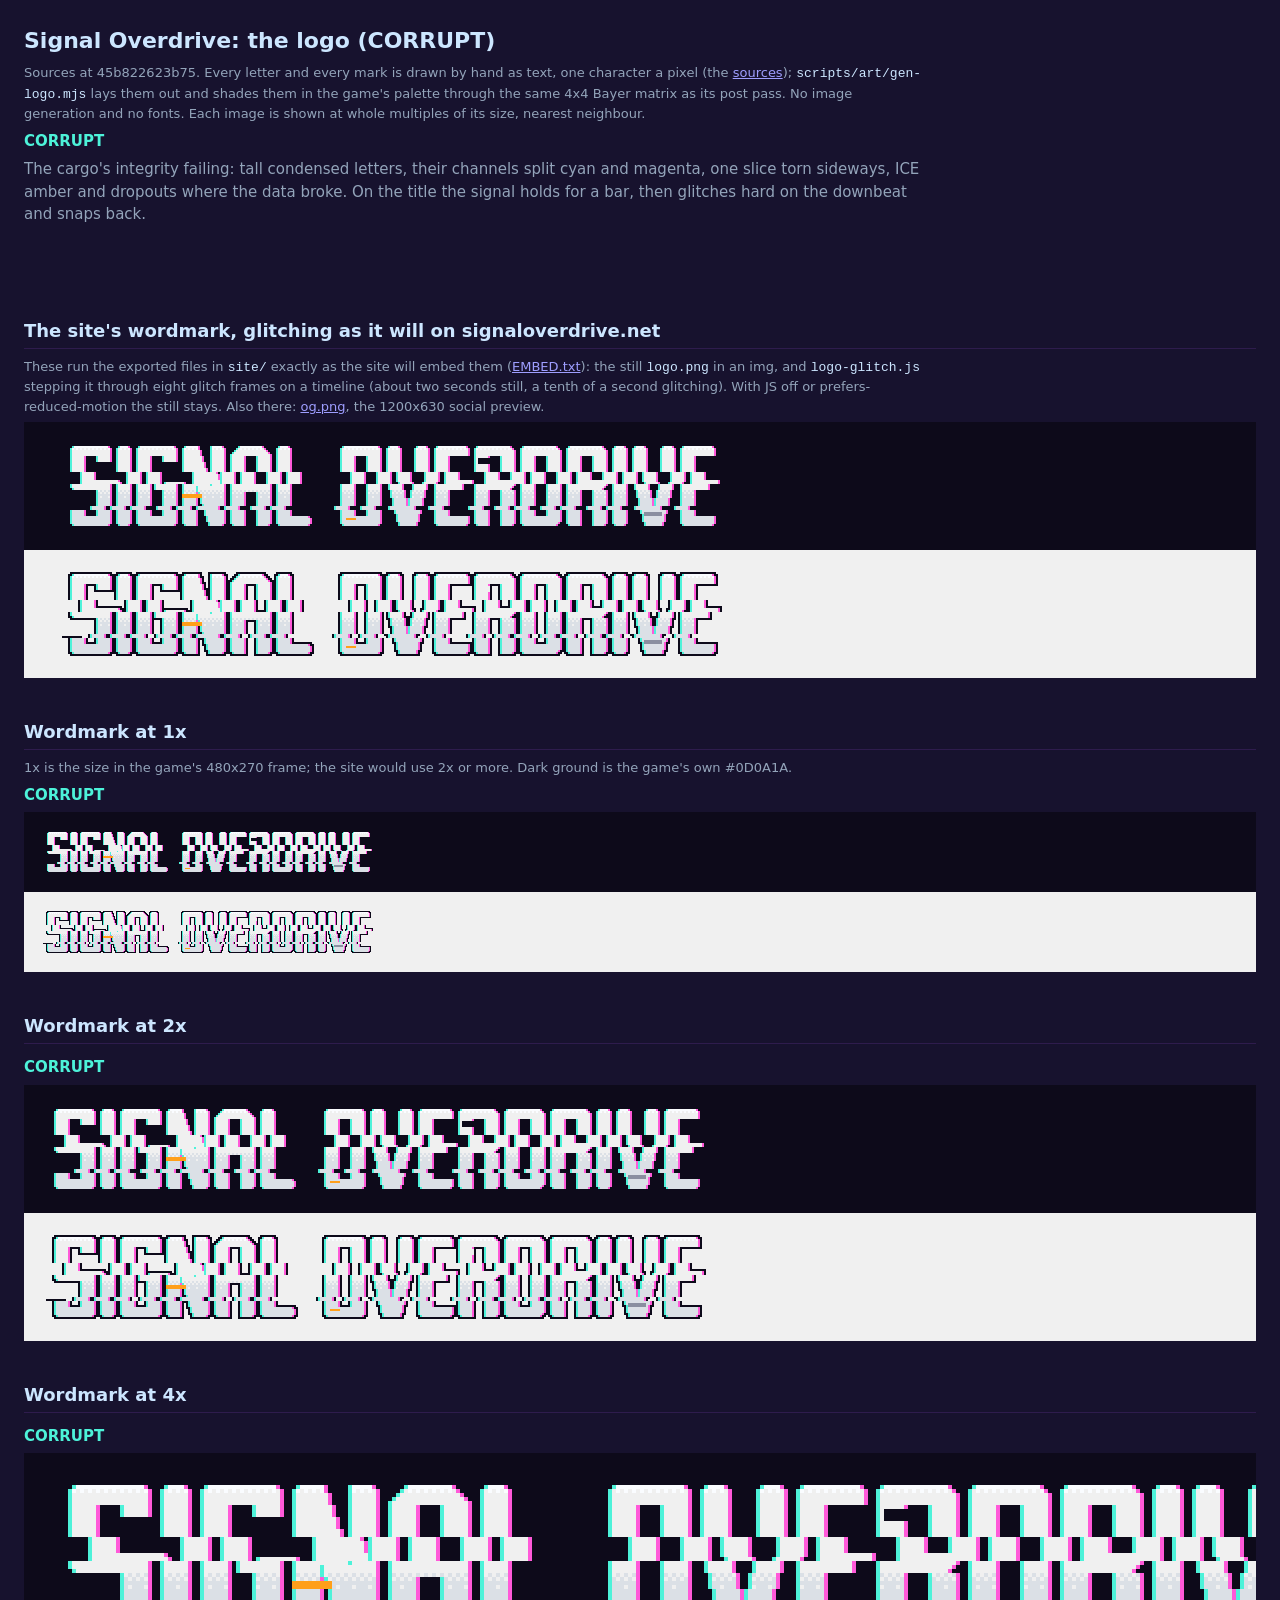
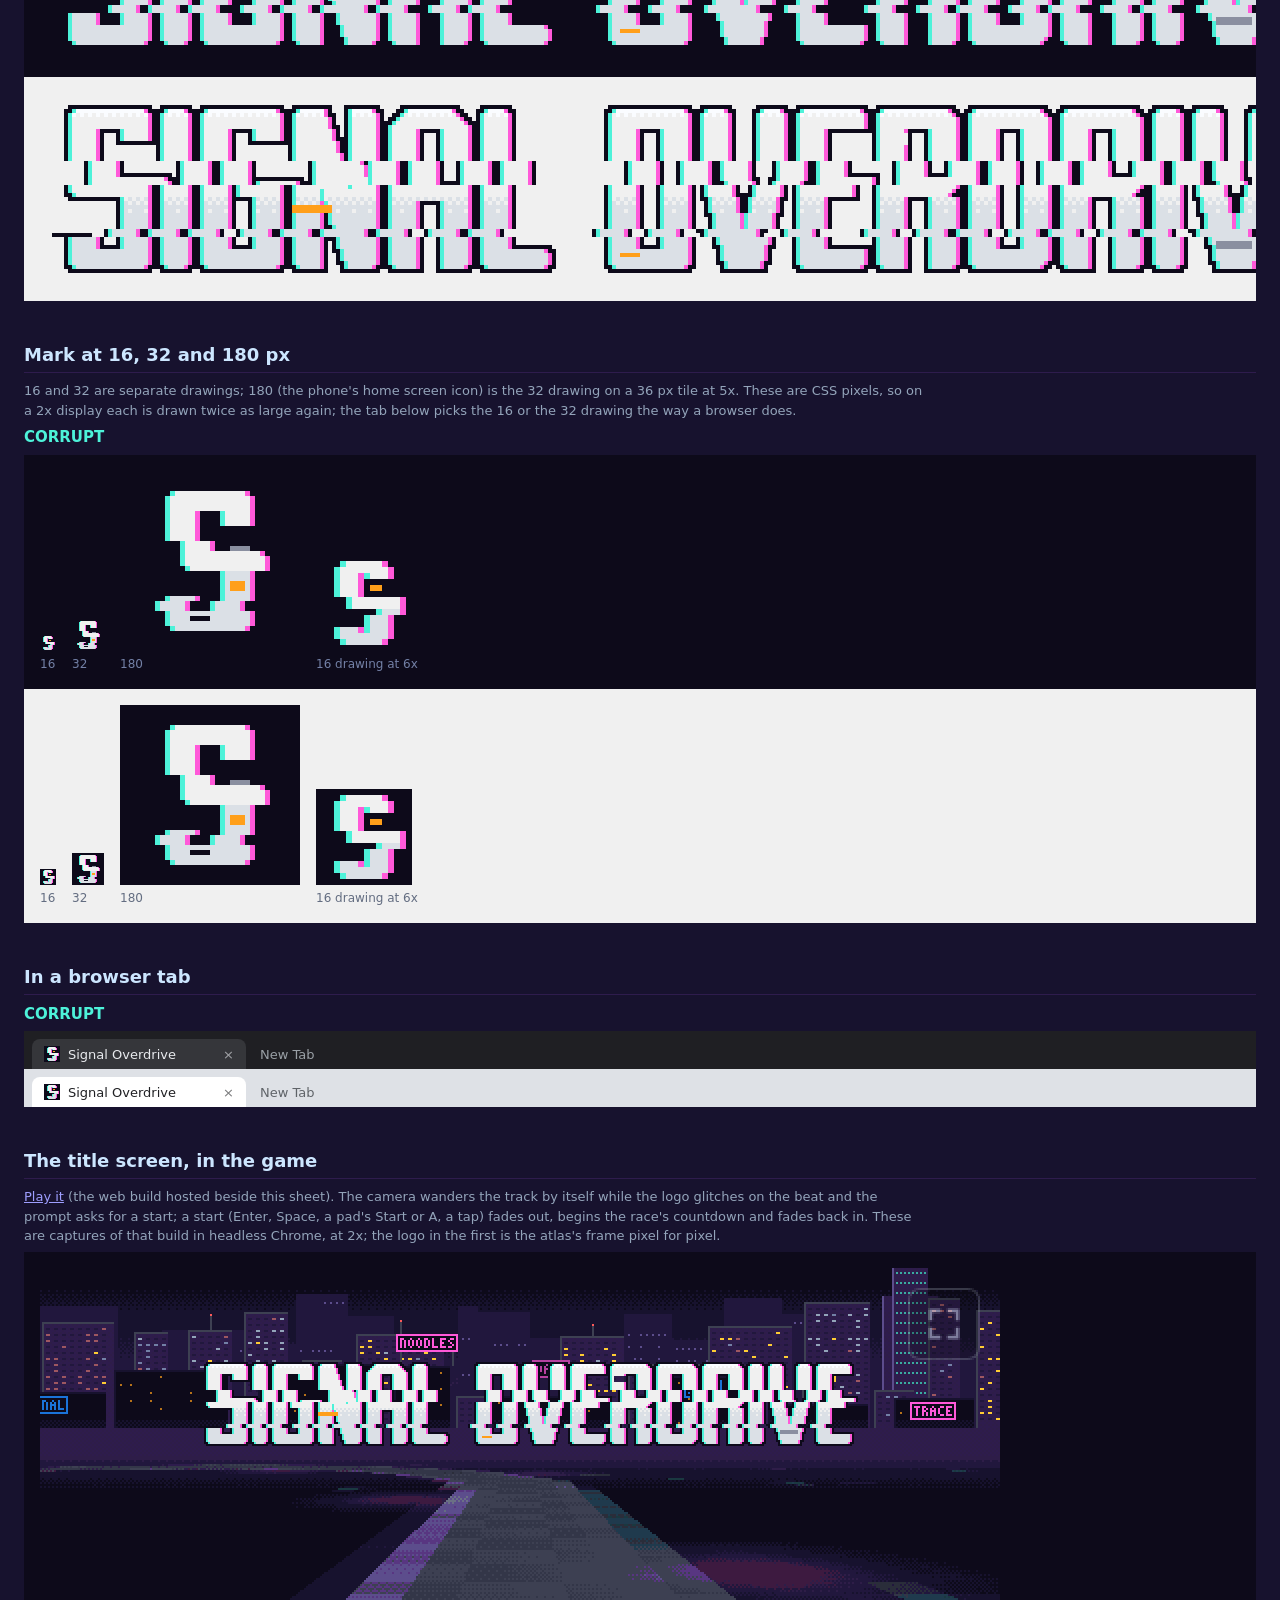
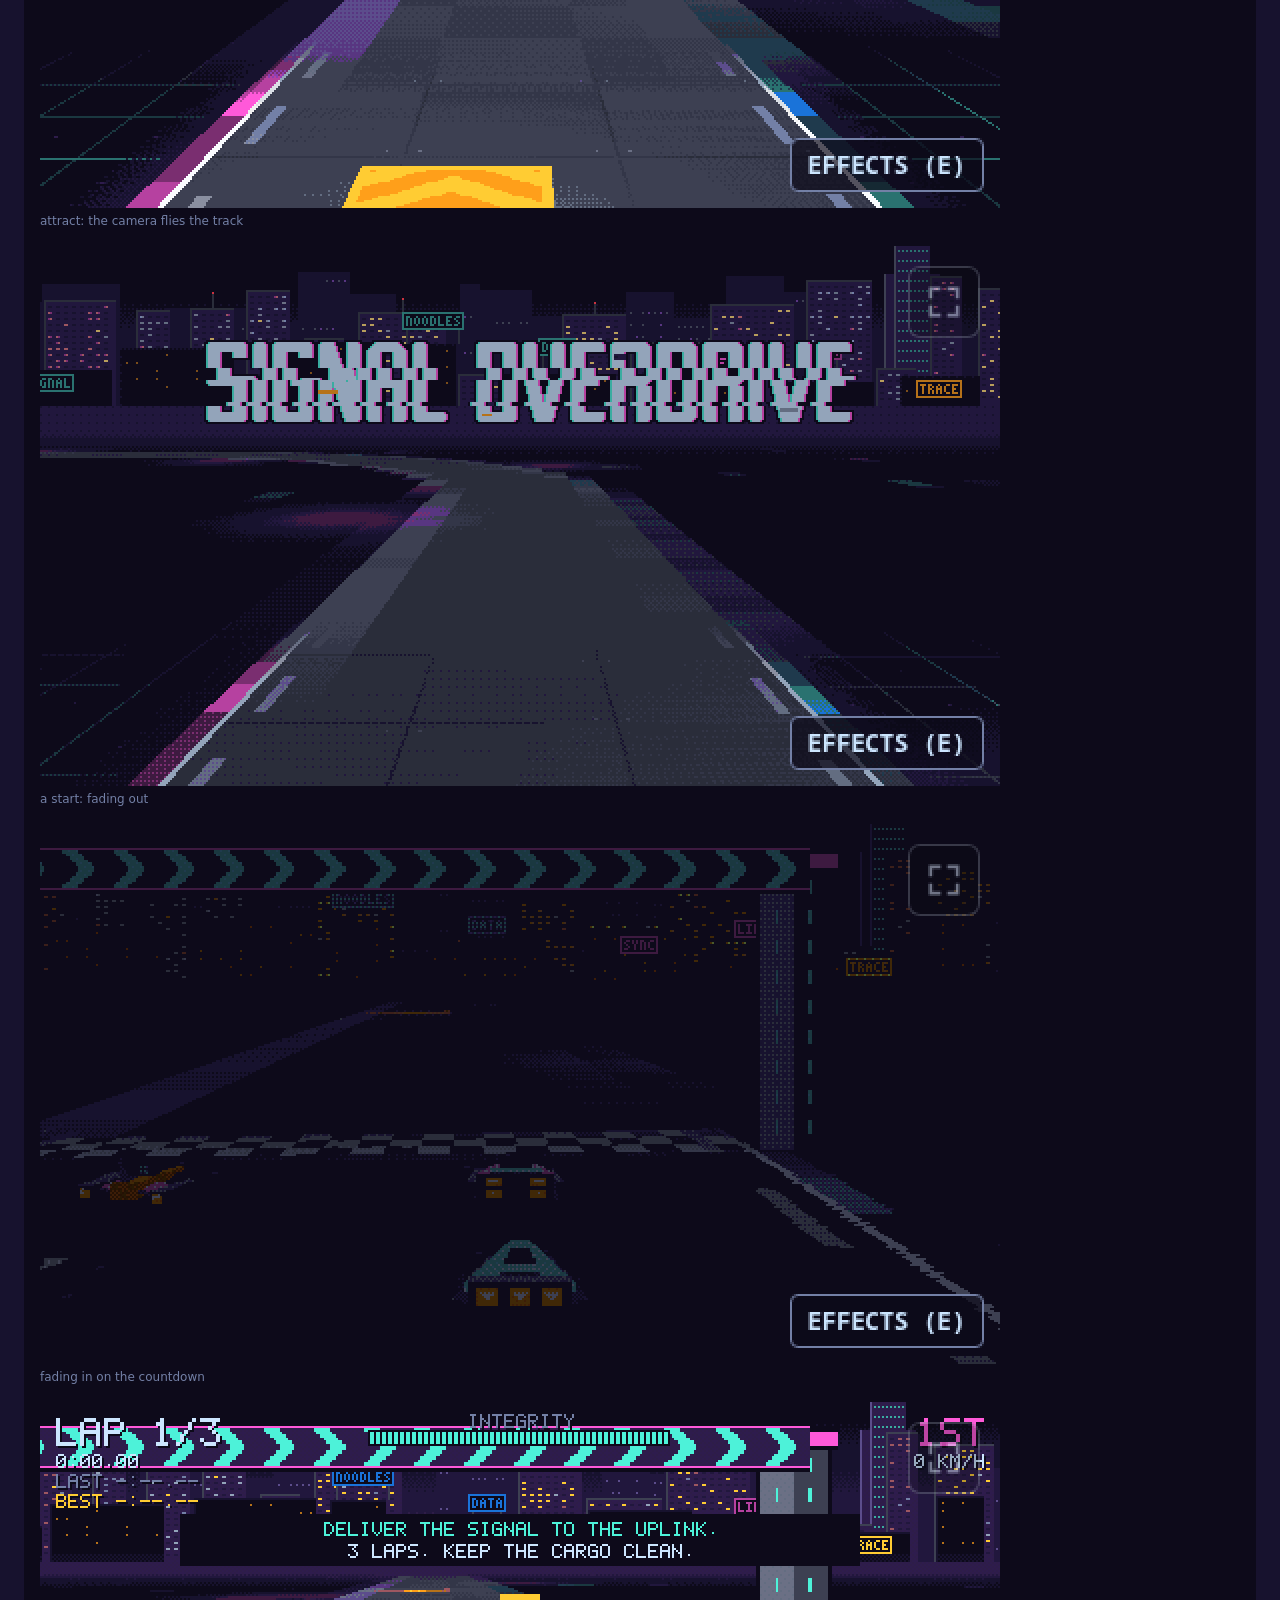
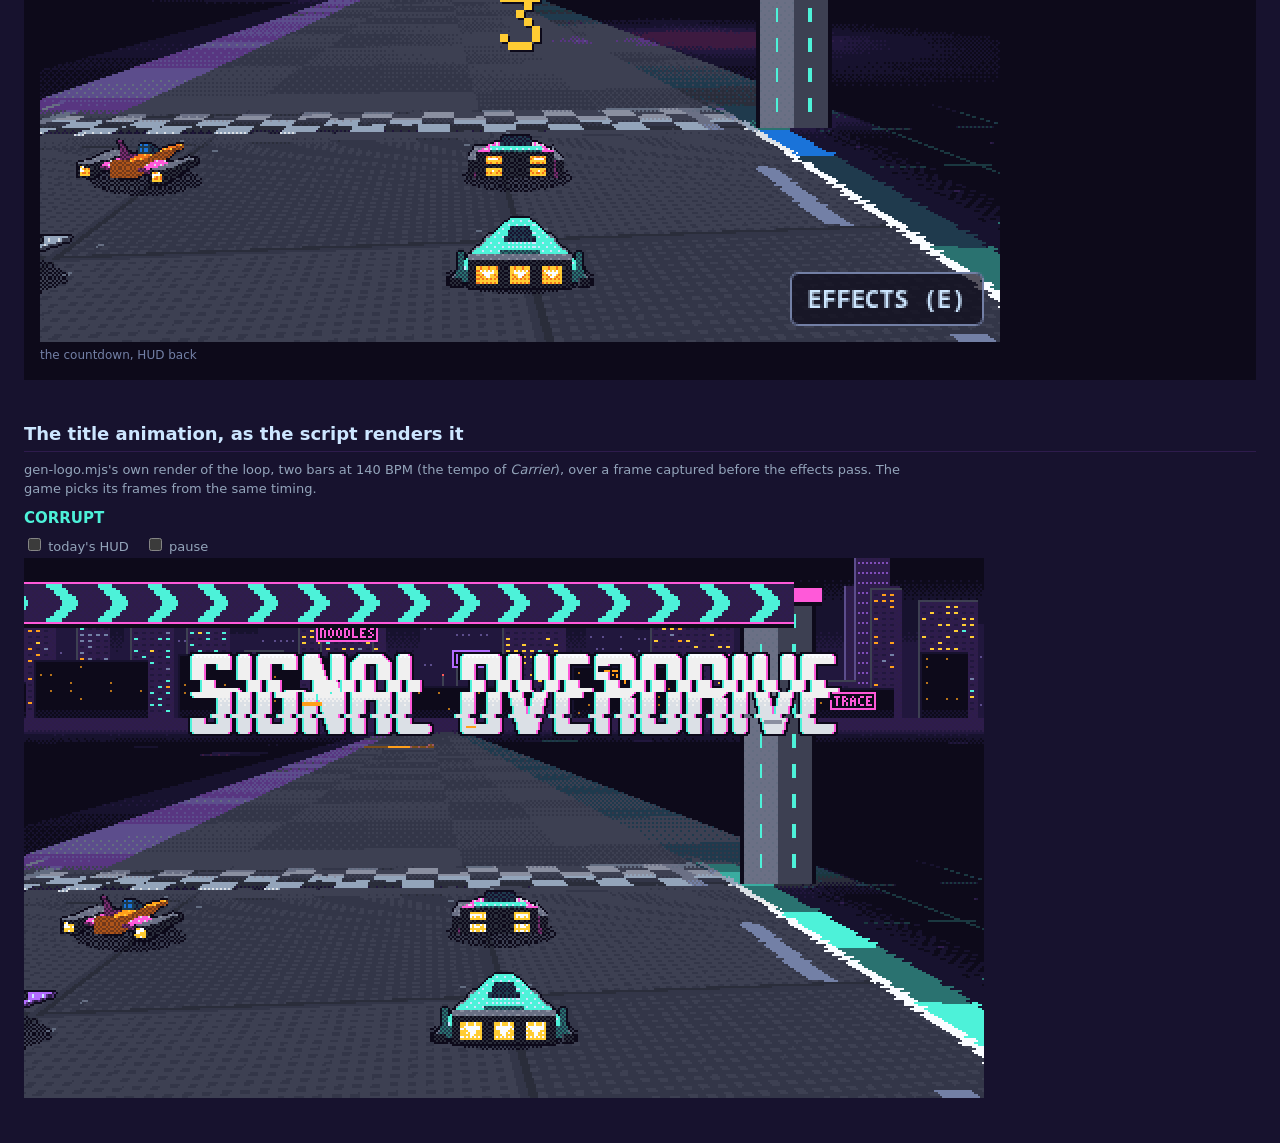
<file: docs/logo/index.html>
<!doctype html>
<html lang="en">
<head>
<meta charset="utf-8">
<meta name="viewport" content="width=device-width, initial-scale=1">
<title>Signal Overdrive: the logo</title>
<link rel="icon" href="corrupt/favicon.ico">
<style>
  :root { color-scheme: dark; }
  body { margin: 0; background: #17122E; color: #CCE6FF; font: 15px/1.5 system-ui, sans-serif; }
  main { max-width: 1500px; margin: 0 auto; padding: 24px; }
  h1 { font-size: 22px; margin: 0 0 4px; }
  h2 { font-size: 18px; margin: 40px 0 8px; border-bottom: 1px solid #2E1C4D; padding-bottom: 4px; }
  h3 { font-size: 15px; margin: 0 0 6px; color: #4DF2D9; }
  p { max-width: 900px; color: #93A4BA; margin: 6px 0; }
  .note { font-size: 13px; }
  img, canvas { image-rendering: pixelated; image-rendering: crisp-edges; display: block; }
  .cols { display: grid; grid-template-columns: repeat(1, minmax(0, 1fr)); gap: 20px; align-items: start; }
  .col { min-width: 0; }
  .ground { padding: 16px; overflow-x: auto; display: flex; flex-wrap: wrap; gap: 16px; align-items: flex-end; }
  .dark { background: #0D0A1A; }
  .light { background: #F0F0F0; }
  .row4 { margin: 12px 0; }
  .label { font-size: 12px; color: #7380A6; margin-top: 4px; }
  .light .label { color: #636D81; }
  figure { margin: 0; }
  .tabbar { display: flex; gap: 2px; padding: 8px 8px 0; font: 13px system-ui, sans-serif; }
  .tabbar .tab { display: flex; align-items: center; gap: 8px; padding: 7px 12px; border-radius: 8px 8px 0 0; width: 190px; }
  .tabbar .tab span { flex: 1; white-space: nowrap; overflow: hidden; }
  .tabbar .tab b { font-weight: normal; opacity: .6; }
  .tabbar.dark { background: #1F1F23; } .tabbar.dark .tab { background: #35363A; color: #E8EAED; } .tabbar.dark .dim { background: none; color: #9AA0A6; }
  .tabbar.light { background: #DEE1E6; } .tabbar.light .tab { background: #FFFFFF; color: #202124; } .tabbar.light .dim { background: none; color: #5F6368; }
  .frame { margin: 8px 0 24px; }
  .frame canvas { width: 960px; max-width: 100%; height: auto; }
  label { font-size: 13px; color: #93A4BA; margin-right: 16px; }
  .desc { min-height: 7.5em; }
  code { color: #CCE6FF; }
</style>
</head>
<body>
<main>
<h1>Signal Overdrive: the logo (CORRUPT)</h1>
<p class="note">Sources at 45b822623b75. Every letter and every mark is drawn by hand as text, one character a pixel (the <a href="src/">sources</a>); <code>scripts/art/gen-logo.mjs</code> lays them out and shades them in the game's palette through the same 4x4 Bayer matrix as its post pass. No image generation and no fonts. Each image is shown at whole multiples of its size, nearest neighbour.</p>

<div class="cols"><div class="col"><h3>CORRUPT</h3><p class="desc">The cargo's integrity failing: tall condensed letters, their channels split cyan and magenta, one slice torn sideways, ICE amber and dropouts where the data broke. On the title the signal holds for a bar, then glitches hard on the downbeat and snaps back.</p></div></div>

<h2>The site's wordmark, glitching as it will on signaloverdrive.net</h2>
<p class="note">These run the exported files in <code>site/</code> exactly as the site will embed them (<a href="site/EMBED.txt">EMBED.txt</a>): the still <code>logo.png</code> in an img, and <code>logo-glitch.js</code> stepping it through eight glitch frames on a timeline (about two seconds still, a tenth of a second glitching). With JS off or prefers-reduced-motion the still stays. Also there: <a href="site/og.png">og.png</a>, the 1200x630 social preview.</p>
<div class="ground dark"><img src="site/logo.png" width="696" height="96" alt="Signal Overdrive" data-glitch="site/logo-glitch-{n}.png"></div><div class="ground light"><img src="site/logo.png" width="696" height="96" alt="Signal Overdrive" data-glitch="site/logo-glitch-{n}.png"></div>
<script src="site/logo-glitch.js" defer></script>


<h2>Wordmark at 1x</h2>
<p class="note">1x is the size in the game's 480x270 frame; the site would use 2x or more. Dark ground is the game's own #0D0A1A.</p>
<div class="cols"><div class="col"><h3>CORRUPT</h3><div class="ground dark"><figure><img src="corrupt/wordmark.png" width="336" height="48" alt="1x"></figure></div><div class="ground light"><figure><img src="corrupt/wordmark.png" width="336" height="48" alt="1x"></figure></div></div></div>

<h2>Wordmark at 2x</h2>
<div class="row4"><h3>CORRUPT</h3><div class="ground dark"><figure><img src="corrupt/wordmark.png" width="672" height="96" alt="2x"></figure></div><div class="ground light"><figure><img src="corrupt/wordmark.png" width="672" height="96" alt="2x"></figure></div></div>

<h2>Wordmark at 4x</h2>
<div class="row4"><h3>CORRUPT</h3><div class="ground dark"><figure><img src="corrupt/wordmark.png" width="1344" height="192" alt="4x"></figure></div><div class="ground light"><figure><img src="corrupt/wordmark.png" width="1344" height="192" alt="4x"></figure></div></div>

<h2>Mark at 16, 32 and 180 px</h2>
<p class="note">16 and 32 are separate drawings; 180 (the phone's home screen icon) is the 32 drawing on a 36 px tile at 5x. These are CSS pixels, so on a 2x display each is drawn twice as large again; the tab below picks the 16 or the 32 drawing the way a browser does.</p>
<div class="cols"><div class="col"><h3>CORRUPT</h3><div class="ground dark"><figure><img src="corrupt/mark-16.png" width="16" height="16" alt="16"><div class="label">16</div></figure><figure><img src="corrupt/mark-32.png" width="32" height="32" alt="32"><div class="label">32</div></figure><figure><img src="corrupt/mark-180.png" width="180" height="180" alt="180"><div class="label">180</div></figure><figure><img src="corrupt/mark-16.png" width="96" height="96" alt="16 at 6x"><div class="label">16 drawing at 6x</div></figure></div><div class="ground light"><figure><img src="corrupt/mark-16.png" width="16" height="16" alt="16"><div class="label">16</div></figure><figure><img src="corrupt/mark-32.png" width="32" height="32" alt="32"><div class="label">32</div></figure><figure><img src="corrupt/mark-180.png" width="180" height="180" alt="180"><div class="label">180</div></figure><figure><img src="corrupt/mark-16.png" width="96" height="96" alt="16 at 6x"><div class="label">16 drawing at 6x</div></figure></div></div></div>

<h2>In a browser tab</h2>
<div class="cols"><div class="col"><h3>CORRUPT</h3><div class="tabbar dark"><div class="tab"><img src="corrupt/mark-16.png" srcset="corrupt/mark-32.png 2x" width="16" height="16" alt=""><span>Signal Overdrive</span><b>×</b></div><div class="tab dim"><span>New Tab</span></div></div><div class="tabbar light"><div class="tab"><img src="corrupt/mark-16.png" srcset="corrupt/mark-32.png 2x" width="16" height="16" alt=""><span>Signal Overdrive</span><b>×</b></div><div class="tab dim"><span>New Tab</span></div></div></div></div>


<h2>The title screen, in the game</h2>
<p class="note"><a href="drive/">Play it</a> (the web build hosted beside this sheet). The camera wanders the track by itself while the logo glitches on the beat and the prompt asks for a start; a start (Enter, Space, a pad's Start or A, a tap) fades out, begins the race's countdown and fades back in. These are captures of that build in headless Chrome, at 2x; the logo in the first is the atlas's frame pixel for pixel.</p>
<div class="ground dark"><figure><img src="frames/game-attract.png" width="960" height="540" alt="attract: the camera flies the track"><div class="label">attract: the camera flies the track</div></figure><figure><img src="frames/game-fade-out.png" width="960" height="540" alt="a start: fading out"><div class="label">a start: fading out</div></figure><figure><img src="frames/game-fade-in.png" width="960" height="540" alt="fading in on the countdown"><div class="label">fading in on the countdown</div></figure><figure><img src="frames/game-countdown.png" width="960" height="540" alt="the countdown, HUD back"><div class="label">the countdown, HUD back</div></figure></div>

<h2>The title animation, as the script renders it</h2>
<p class="note">gen-logo.mjs's own render of the loop, two bars at 140 BPM (the tempo of <i>Carrier</i>), over a frame captured before the effects pass. The game picks its frames from the same timing.</p>
<div class="frame"><h3>CORRUPT</h3><label><input type="checkbox" data-hud="corrupt"> today's HUD</label><label><input type="checkbox" data-pause="corrupt"> pause</label><canvas id="t-corrupt" width="480" height="270"></canvas></div>
</main>
<script>
const TITLES = {"corrupt":{"w":348,"h":48,"frames":206,"cols":11,"fps":60,"bpm":140,"x":68,"y":44}};
const load = (src) => new Promise((ok, no) => { const i = new Image(); i.onload = () => ok(i); i.onerror = no; i.src = src; });
(async () => {
  const [bare, hud] = await Promise.all([load("frames/title-bare.png"), load("frames/title-hud.png")]);
  const runs = await Promise.all(Object.entries(TITLES).map(async ([n, t]) => {
    const sheet = await load(n + "/title.png");
    const cv = document.getElementById("t-" + n), cx = cv.getContext("2d");
    cx.imageSmoothingEnabled = false;
    const st = { n, t, sheet, cx, hud: false, pause: false, f: 0 };
    document.querySelector('[data-hud="' + n + '"]').onchange = (e) => { st.hud = e.target.checked; };
    document.querySelector('[data-pause="' + n + '"]').onchange = (e) => { st.pause = e.target.checked; };
    return st;
  }));
  const t0 = performance.now();
  const tick = (now) => {
    const f = Math.floor((now - t0) / (1000 / 60));
    for (const s of runs) {
      if (!s.pause) s.f = f % s.t.frames;
      const { t, cx } = s;
      cx.drawImage(s.hud ? hud : bare, 0, 0);
      const sx = (s.f % t.cols) * t.w, sy = Math.floor(s.f / t.cols) * t.h;
      cx.drawImage(s.sheet, sx, sy, t.w, t.h, t.x, t.y, t.w, t.h);
    }
    requestAnimationFrame(tick);
  };
  requestAnimationFrame(tick);
})();
</script>
</body>
</html>
</file>
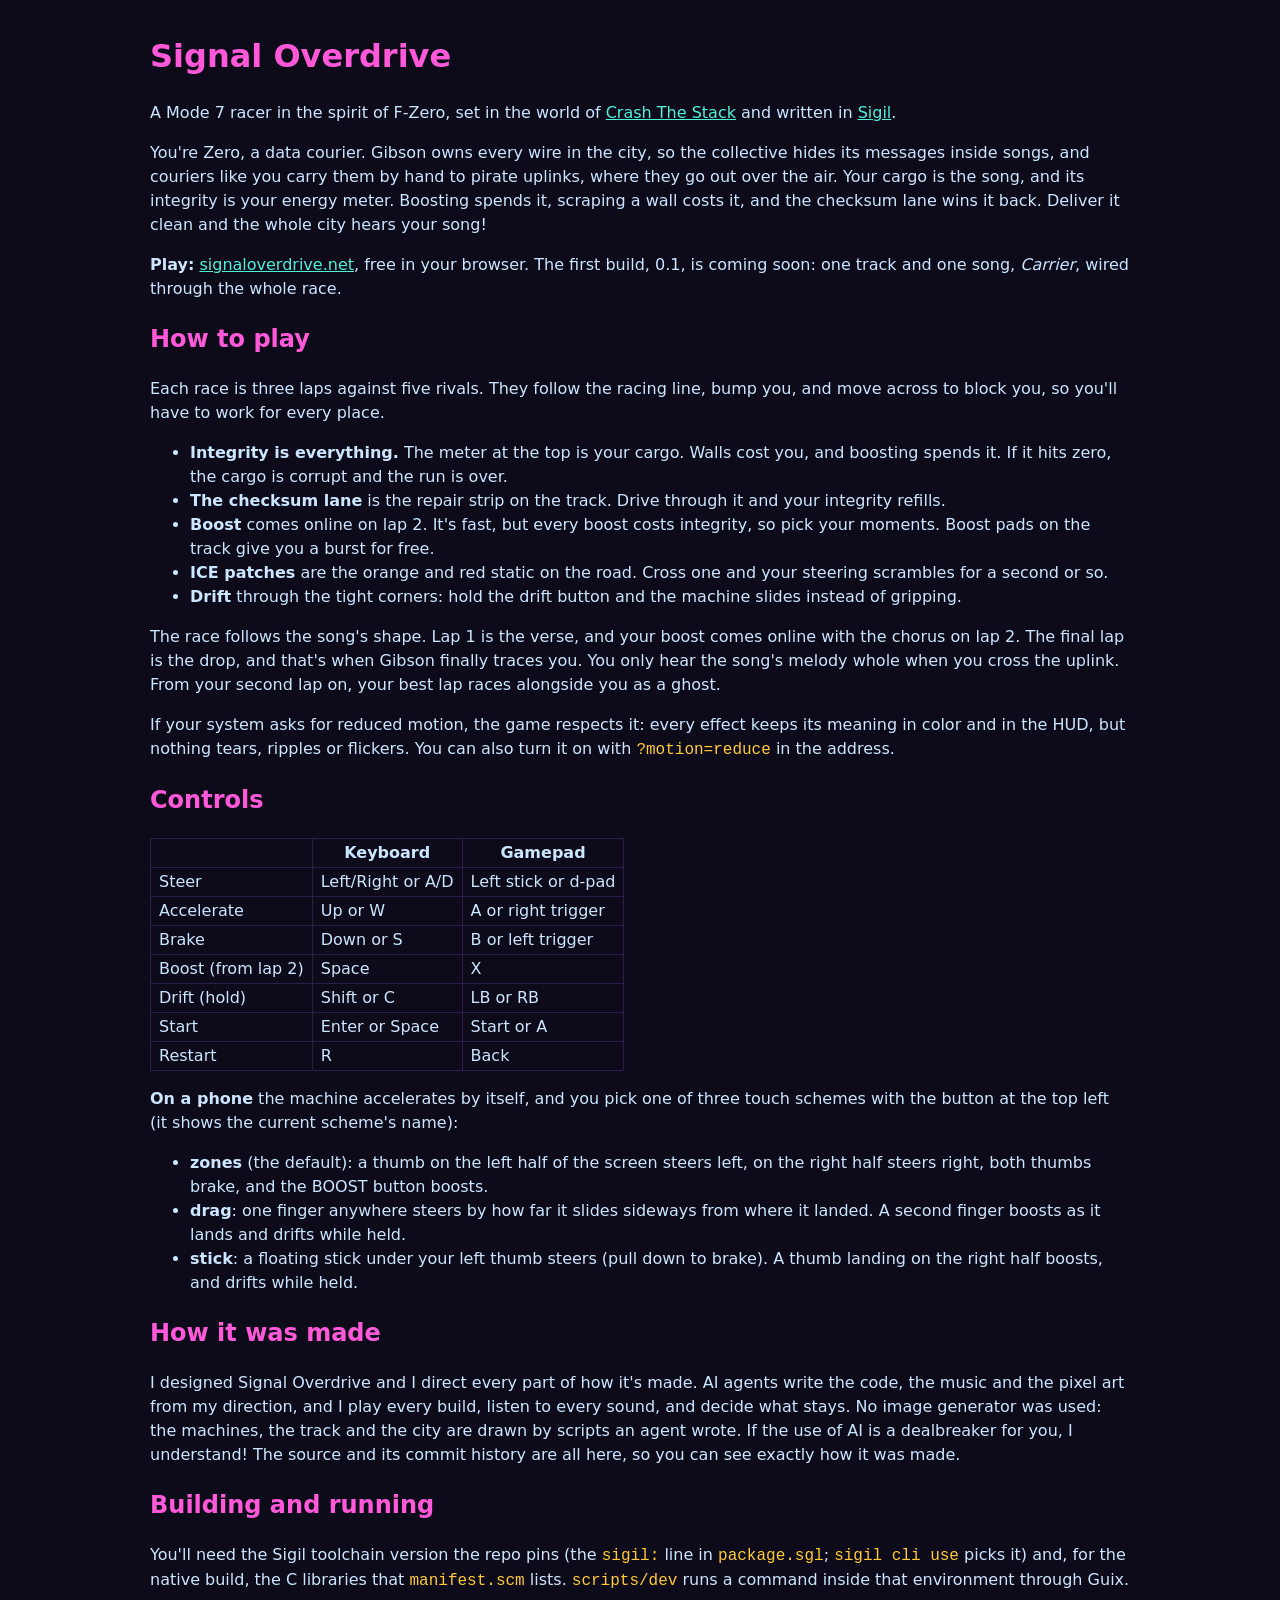
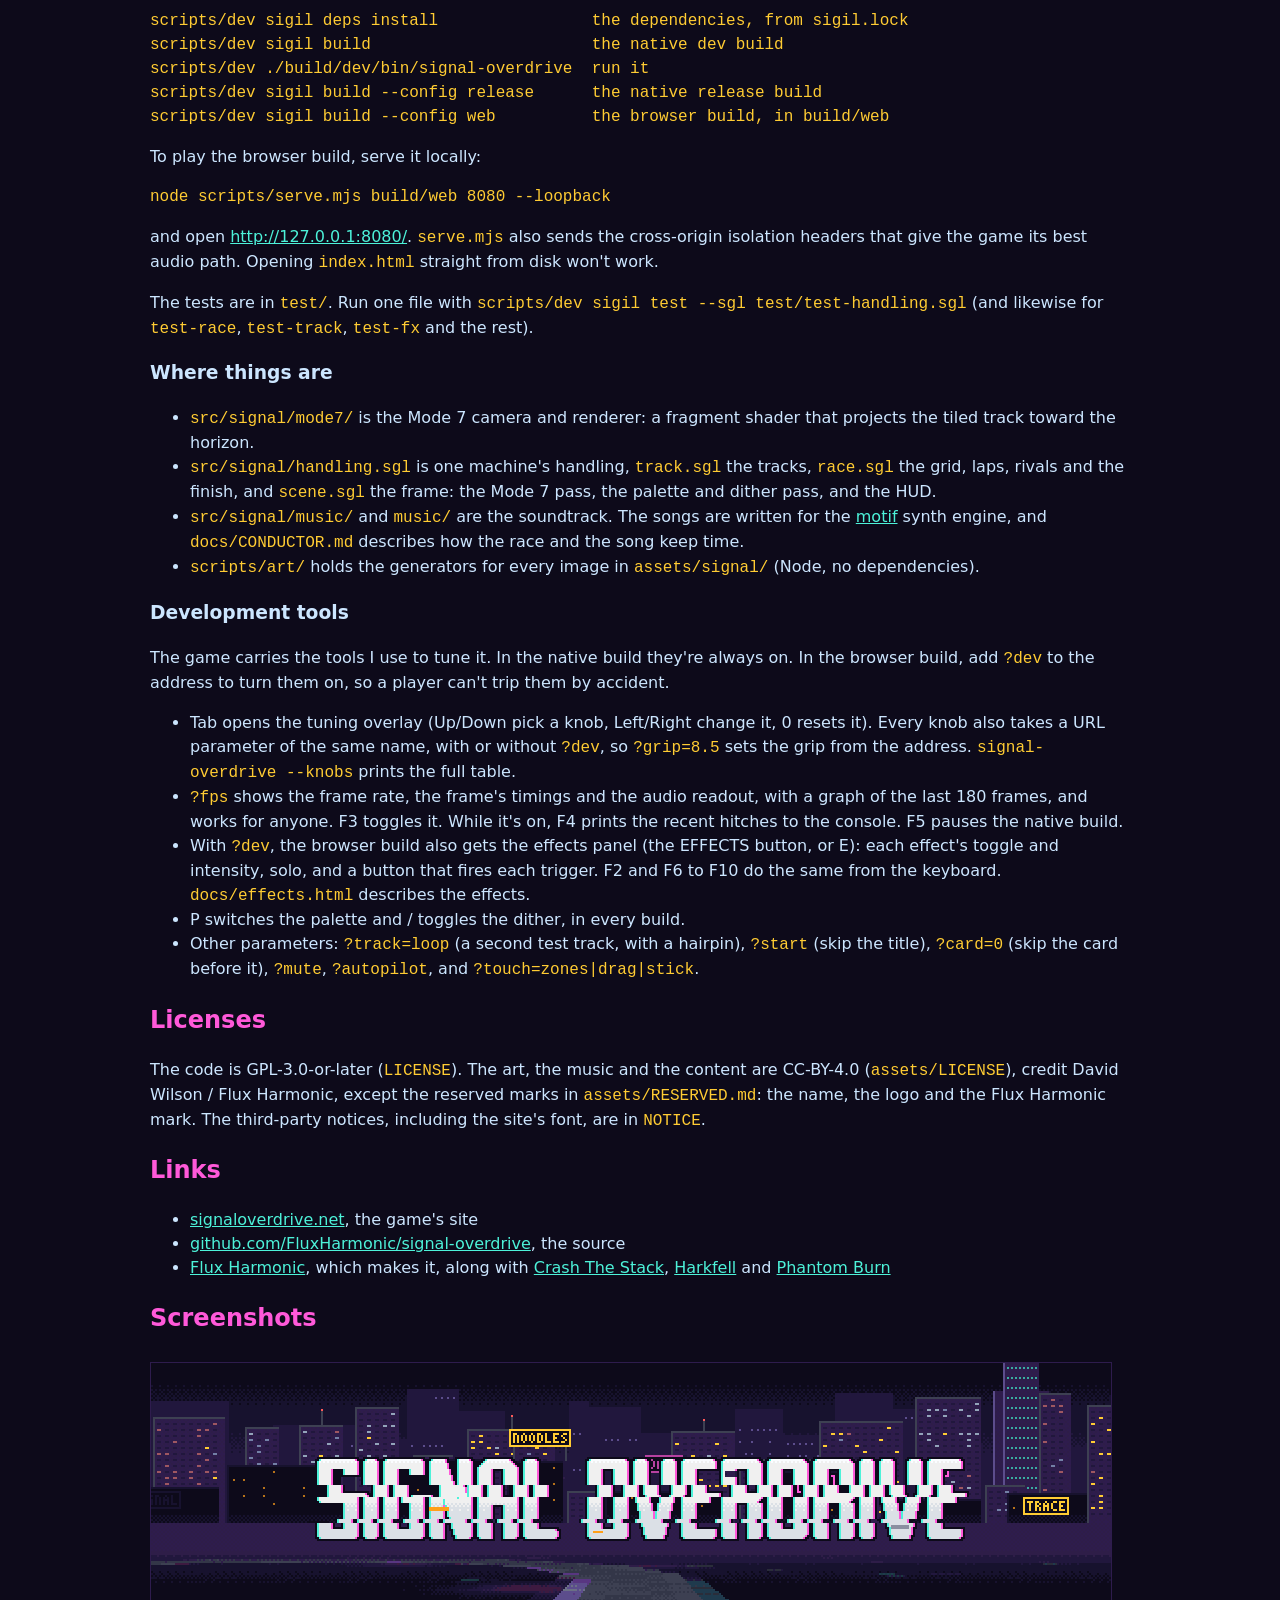
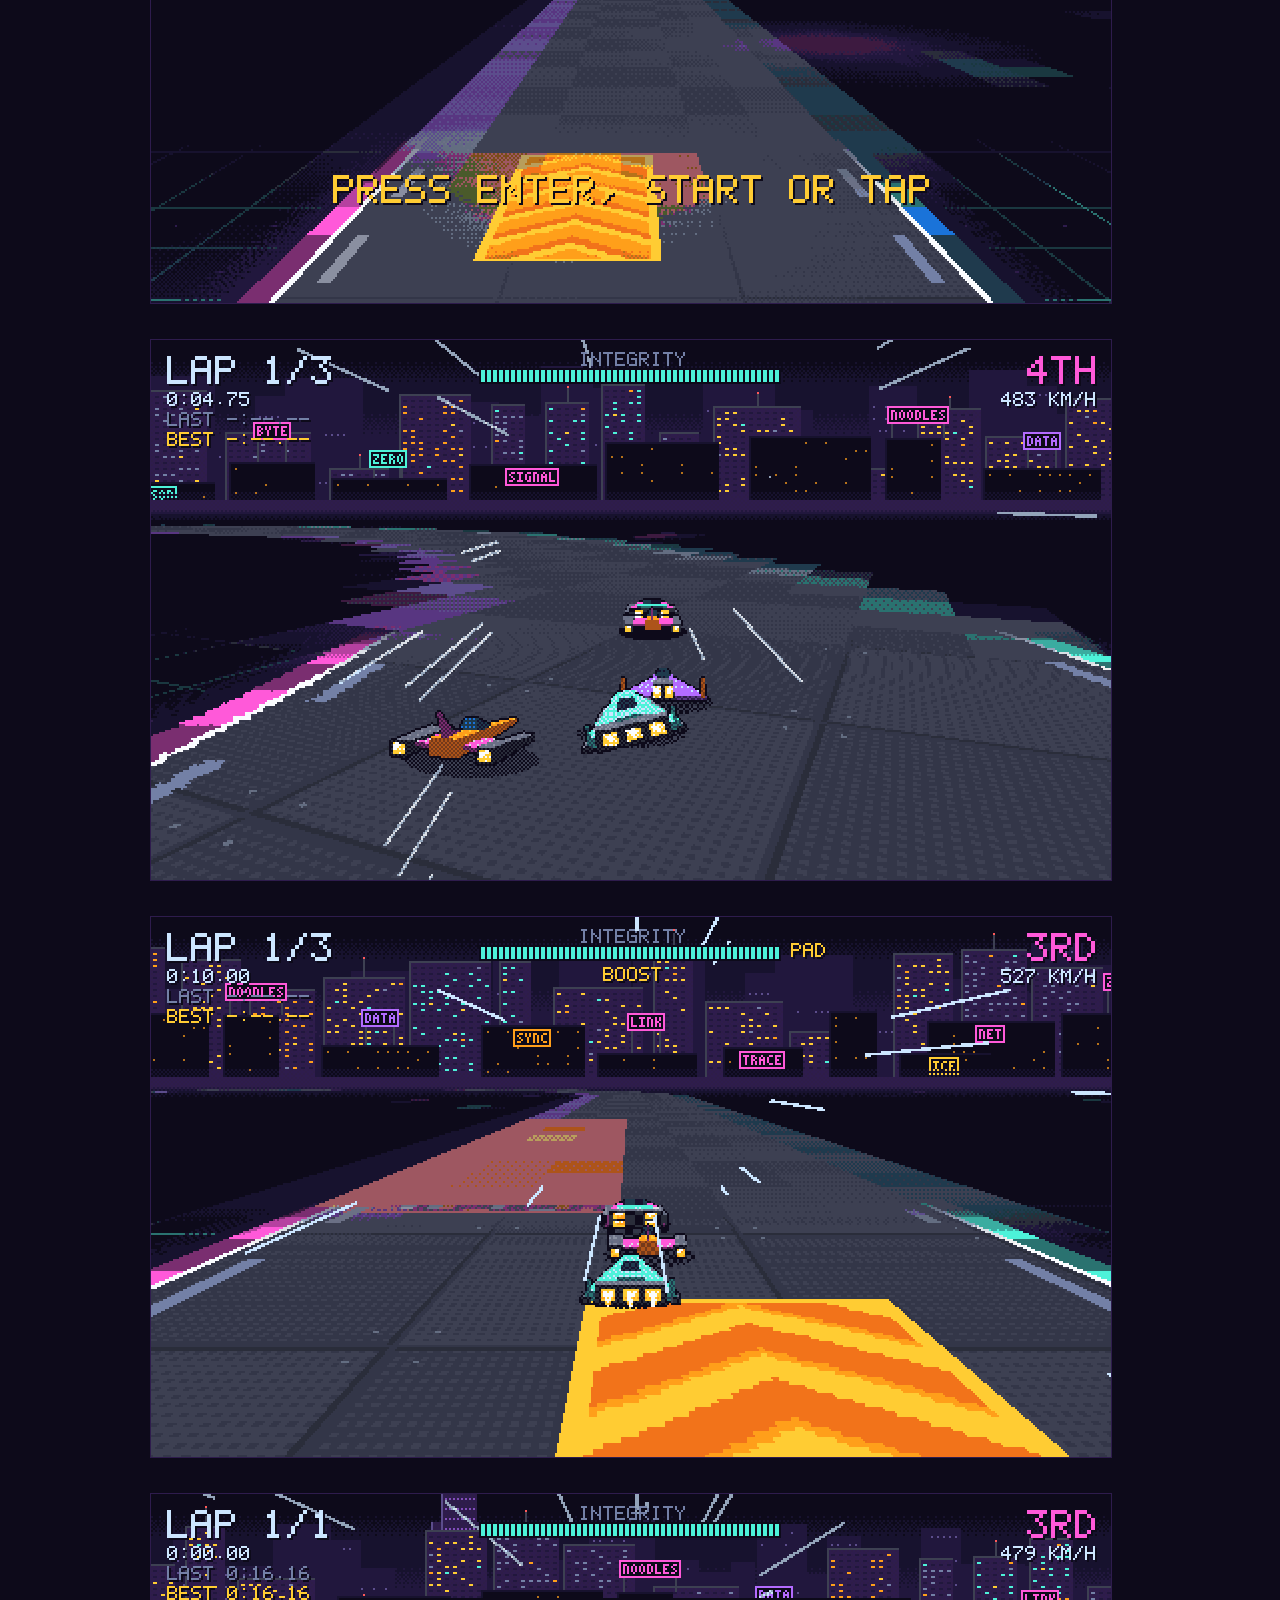
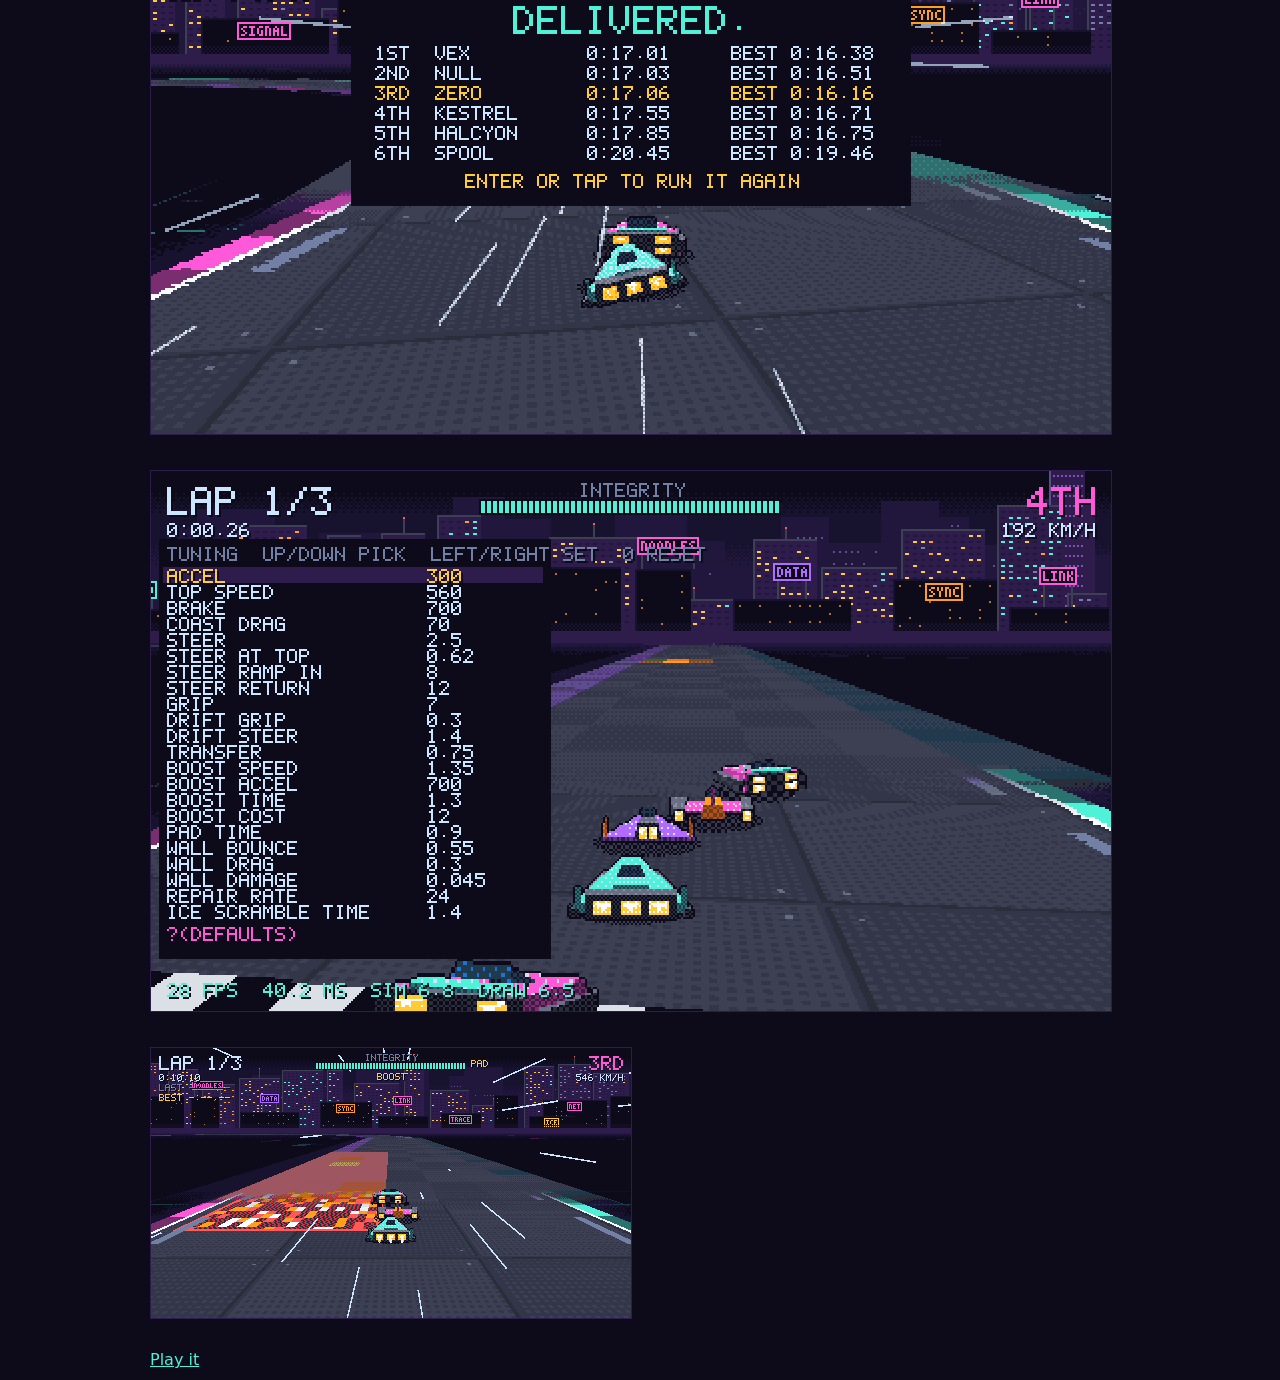
<file: docs/readme.html>
<!doctype html>
<html lang="en"><head><meta charset="utf-8"><meta name="viewport" content="width=device-width, initial-scale=1">
<title>Signal Overdrive</title>
<style>
body { background: #0D0A1A; color: #CCE6FF; font: 16px/1.5 ui-sans-serif, system-ui, sans-serif; max-width: 980px; margin: 2em auto; padding: 0 1em; }
a { color: #4DF2D9; } h1, h2 { color: #FF59D9; } code { color: #FFCC33; }
table { border-collapse: collapse; } td, th { border: 1px solid #2E1C4D; padding: 2px 8px; }
img { image-rendering: pixelated; max-width: 100%; border: 1px solid #2E1C4D; margin: 6px 0; }
</style></head><body>
<h1>Signal Overdrive</h1>
<p>A Mode 7 racer in the spirit of F-Zero, set in the world of
<a href="https://crashthestack.com/">Crash The Stack</a> and written in
<a href="https://usesigil.org">Sigil</a>.</p>
<p>You're Zero, a data courier. Gibson owns every wire in the city, so the
collective hides its messages inside songs, and couriers like you carry
them by hand to pirate uplinks, where they go out over the air. Your cargo
is the song, and its integrity is your energy meter. Boosting spends it,
scraping a wall costs it, and the checksum lane wins it back. Deliver it
clean and the whole city hears your song!</p>
<p><strong>Play:</strong> <a href="https://signaloverdrive.net/">signaloverdrive.net</a>, free in
your browser. The first build, 0.1, is coming soon: one track and one
song, <em>Carrier</em>, wired through the whole race.</p>
<h2>How to play</h2>
<p>Each race is three laps against five rivals. They follow the racing line,
bump you, and move across to block you, so you'll have to work for every
place.</p>
<ul>
<li><strong>Integrity is everything.</strong> The meter at the top is your cargo. Walls
cost you, and boosting spends it. If it hits zero, the cargo is corrupt
and the run is over.</li>
<li><strong>The checksum lane</strong> is the repair strip on the track. Drive through it
and your integrity refills.</li>
<li><strong>Boost</strong> comes online on lap 2. It's fast, but every boost costs
integrity, so pick your moments. Boost pads on the track give you a
burst for free.</li>
<li><strong>ICE patches</strong> are the orange and red static on the road. Cross one and
your steering scrambles for a second or so.</li>
<li><strong>Drift</strong> through the tight corners: hold the drift button and the
machine slides instead of gripping.</li>
</ul>
<p>The race follows the song's shape. Lap 1 is the verse, and your boost
comes online with the chorus on lap 2. The final lap is the drop, and
that's when Gibson finally traces you. You only hear the song's melody
whole when you cross the uplink. From your second lap on, your best lap
races alongside you as a ghost.</p>
<p>If your system asks for reduced motion, the game respects it: every
effect keeps its meaning in color and in the HUD, but nothing tears,
ripples or flickers. You can also turn it on with <code>?motion=reduce</code> in the
address.</p>
<h2>Controls</h2>
<table>
<thead>
<tr>
<th></th>
<th>Keyboard</th>
<th>Gamepad</th>
</tr>
</thead>
<tbody>
<tr>
<td>Steer</td>
<td>Left/Right or A/D</td>
<td>Left stick or d-pad</td>
</tr>
<tr>
<td>Accelerate</td>
<td>Up or W</td>
<td>A or right trigger</td>
</tr>
<tr>
<td>Brake</td>
<td>Down or S</td>
<td>B or left trigger</td>
</tr>
<tr>
<td>Boost (from lap 2)</td>
<td>Space</td>
<td>X</td>
</tr>
<tr>
<td>Drift (hold)</td>
<td>Shift or C</td>
<td>LB or RB</td>
</tr>
<tr>
<td>Start</td>
<td>Enter or Space</td>
<td>Start or A</td>
</tr>
<tr>
<td>Restart</td>
<td>R</td>
<td>Back</td>
</tr>
</tbody>
</table>
<p><strong>On a phone</strong> the machine accelerates by itself, and you pick one of three
touch schemes with the button at the top left (it shows the current scheme's name):</p>
<ul>
<li><strong>zones</strong> (the default): a thumb on the left half of the screen steers
left, on the right half steers right, both thumbs brake, and the BOOST
button boosts.</li>
<li><strong>drag</strong>: one finger anywhere steers by how far it slides sideways from
where it landed. A second finger boosts as it lands and drifts while held.</li>
<li><strong>stick</strong>: a floating stick under your left thumb steers (pull down to
brake). A thumb landing on the right half boosts, and drifts while held.</li>
</ul>
<h2>How it was made</h2>
<p>I designed Signal Overdrive and I direct every part of how it's made. AI
agents write the code, the music and the pixel art from my direction, and
I play every build, listen to every sound, and decide what stays. No image
generator was used: the machines, the track and the city are drawn by
scripts an agent wrote. If the use of AI is a dealbreaker for you, I
understand! The source and its commit history are all here, so you can see
exactly how it was made.</p>
<h2>Building and running</h2>
<p>You'll need the Sigil toolchain version the repo pins (the <code>sigil:</code> line in
<code>package.sgl</code>; <code>sigil cli use</code> picks it) and, for the native build, the C
libraries that <code>manifest.scm</code> lists. <code>scripts/dev</code> runs a command inside
that environment through Guix.</p>
<pre><code>scripts/dev sigil deps install                the dependencies, from sigil.lock
scripts/dev sigil build                       the native dev build
scripts/dev ./build/dev/bin/signal-overdrive  run it
scripts/dev sigil build --config release      the native release build
scripts/dev sigil build --config web          the browser build, in build/web
</code></pre>
<p>To play the browser build, serve it locally:</p>
<pre><code>node scripts/serve.mjs build/web 8080 --loopback
</code></pre>
<p>and open <a href="http://127.0.0.1:8080/">http://127.0.0.1:8080/</a>. <code>serve.mjs</code> also sends the cross-origin
isolation headers that give the game its best audio path. Opening
<code>index.html</code> straight from disk won't work.</p>
<p>The tests are in <code>test/</code>. Run one file with
<code>scripts/dev sigil test --sgl test/test-handling.sgl</code> (and likewise for
<code>test-race</code>, <code>test-track</code>, <code>test-fx</code> and the rest).</p>
<h3>Where things are</h3>
<ul>
<li><code>src/signal/mode7/</code> is the Mode 7 camera and renderer: a fragment shader
that projects the tiled track toward the horizon.</li>
<li><code>src/signal/handling.sgl</code> is one machine's handling, <code>track.sgl</code> the
tracks, <code>race.sgl</code> the grid, laps, rivals and the finish, and
<code>scene.sgl</code> the frame: the Mode 7 pass, the palette and dither pass,
and the HUD.</li>
<li><code>src/signal/music/</code> and <code>music/</code> are the soundtrack. The songs are
written for the <a href="https://codeberg.org/sigil/motif">motif</a> synth engine,
and <code>docs/CONDUCTOR.md</code> describes how the race and the song keep time.</li>
<li><code>scripts/art/</code> holds the generators for every image in <code>assets/signal/</code>
(Node, no dependencies).</li>
</ul>
<h3>Development tools</h3>
<p>The game carries the tools I use to tune it. In the native build they're
always on. In the browser build, add <code>?dev</code> to the address to turn them on,
so a player can't trip them by accident.</p>
<ul>
<li>Tab opens the tuning overlay (Up/Down pick a knob, Left/Right change it,
0 resets it). Every knob also takes a URL parameter of the same name,
with or without <code>?dev</code>, so <code>?grip=8.5</code> sets the grip from the address.
<code>signal-overdrive --knobs</code> prints the full table.</li>
<li><code>?fps</code> shows the frame rate, the frame's timings and the audio readout,
with a graph of the last 180 frames, and works for anyone. F3 toggles
it. While it's on, F4 prints the recent hitches to the console. F5
pauses the native build.</li>
<li>With <code>?dev</code>, the browser build also gets the effects panel (the EFFECTS
button, or E): each effect's toggle and intensity, solo, and a button
that fires each trigger. F2 and F6 to F10 do the same from the keyboard.
<code>docs/effects.html</code> describes the effects.</li>
<li>P switches the palette and / toggles the dither, in every build.</li>
<li>Other parameters: <code>?track=loop</code> (a second test track, with a hairpin),
<code>?start</code> (skip the title), <code>?card=0</code> (skip the card before it), <code>?mute</code>,
<code>?autopilot</code>, and <code>?touch=zones|drag|stick</code>.</li>
</ul>
<h2>Licenses</h2>
<p>The code is GPL-3.0-or-later (<code>LICENSE</code>). The art, the music and the
content are CC-BY-4.0 (<code>assets/LICENSE</code>), credit David Wilson / Flux
Harmonic, except the reserved marks in <code>assets/RESERVED.md</code>: the name, the
logo and the Flux Harmonic mark. The third-party notices, including the
site's font, are in <code>NOTICE</code>.</p>
<h2>Links</h2>
<ul>
<li><a href="https://signaloverdrive.net/">signaloverdrive.net</a>, the game's site</li>
<li><a href="https://github.com/FluxHarmonic/signal-overdrive">github.com/FluxHarmonic/signal-overdrive</a>, the source</li>
<li><a href="https://fluxharmonic.com/">Flux Harmonic</a>, which makes it, along with
<a href="https://crashthestack.com/">Crash The Stack</a>,
<a href="https://harkfell.com/">Harkfell</a> and
<a href="https://phantomburn.net/">Phantom Burn</a></li>
</ul>
<h2>Screenshots</h2>
<p><img src="shots/1-title.png" alt="1-title.png"></p>
<p><img src="shots/2-race.png" alt="2-race.png"></p>
<p><img src="shots/3-pad-and-ice.png" alt="3-pad-and-ice.png"></p>
<p><img src="shots/4-finish.png" alt="4-finish.png"></p>
<p><img src="shots/5-tuning.png" alt="5-tuning.png"></p>
<p><img src="shots/recording-race.gif" alt="recording-race.gif"></p>
<p><a href="./">Play it</a></p></body></html>
</file>
